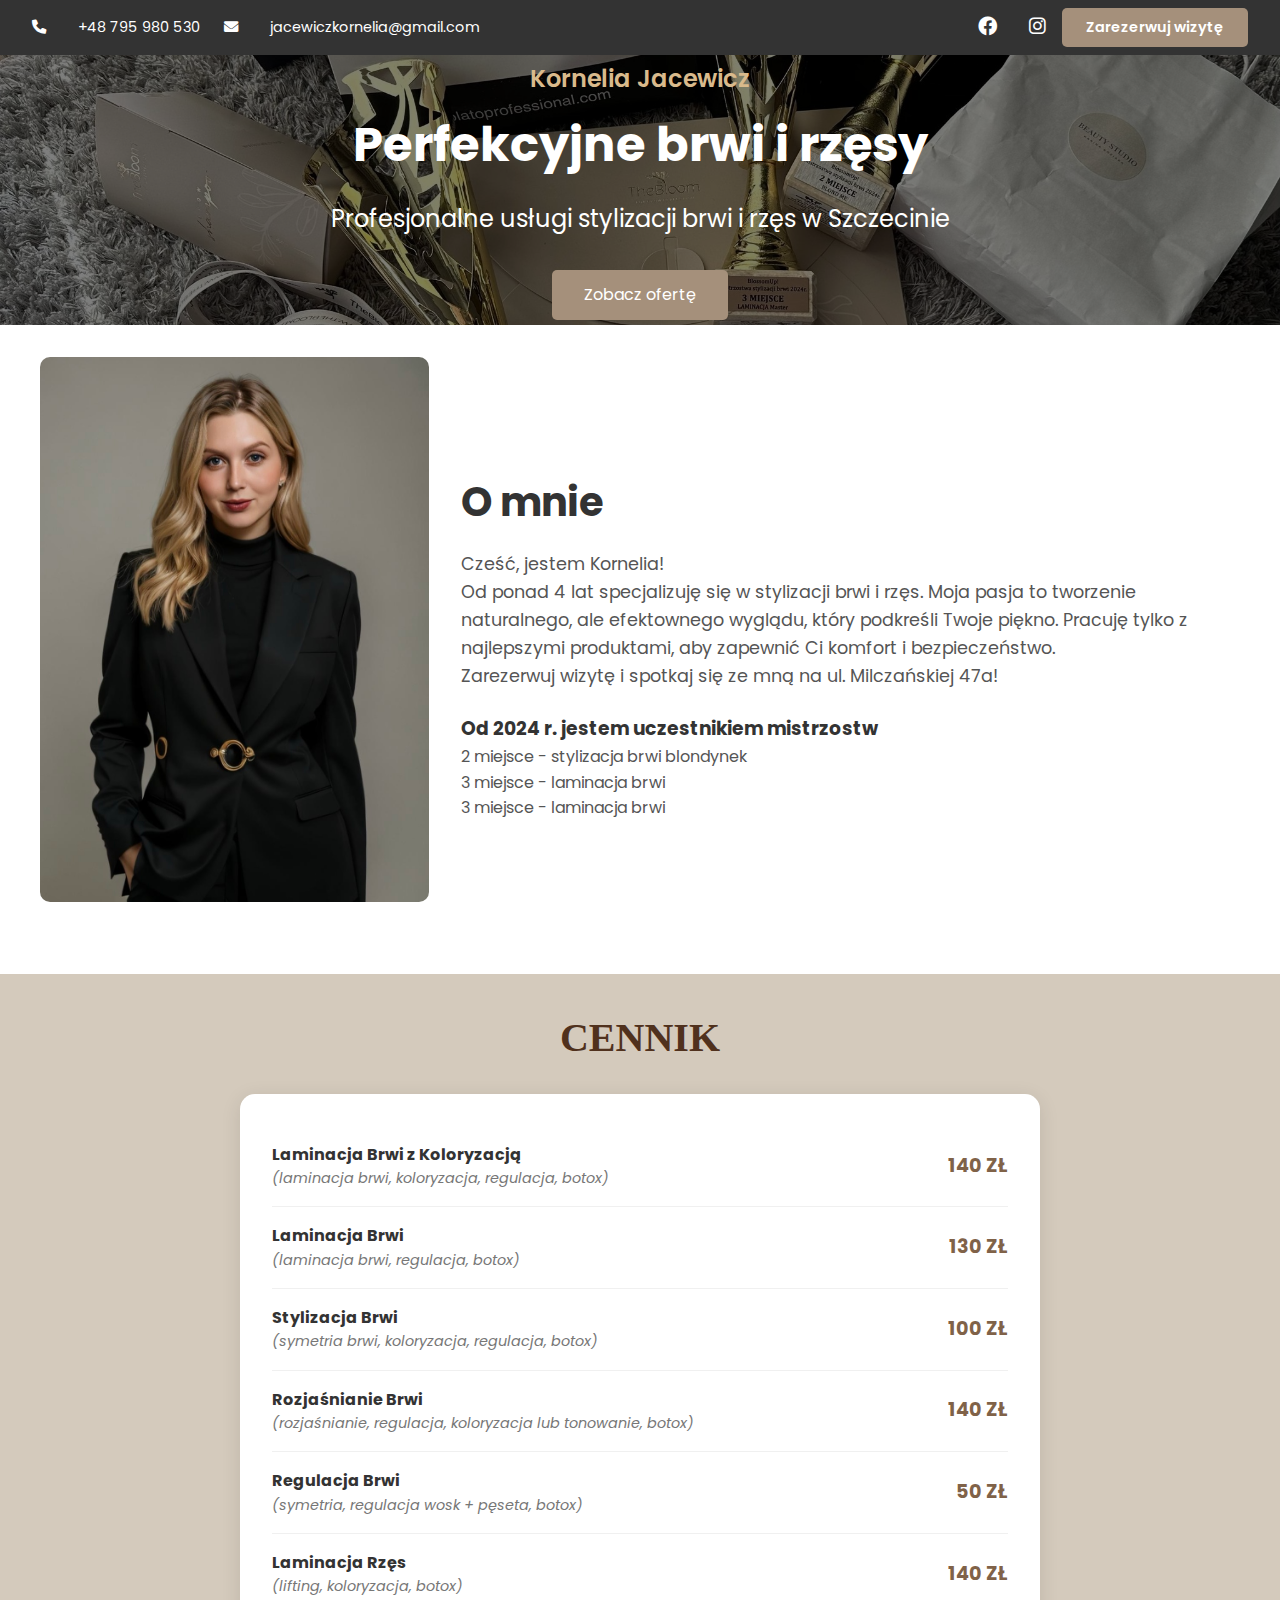
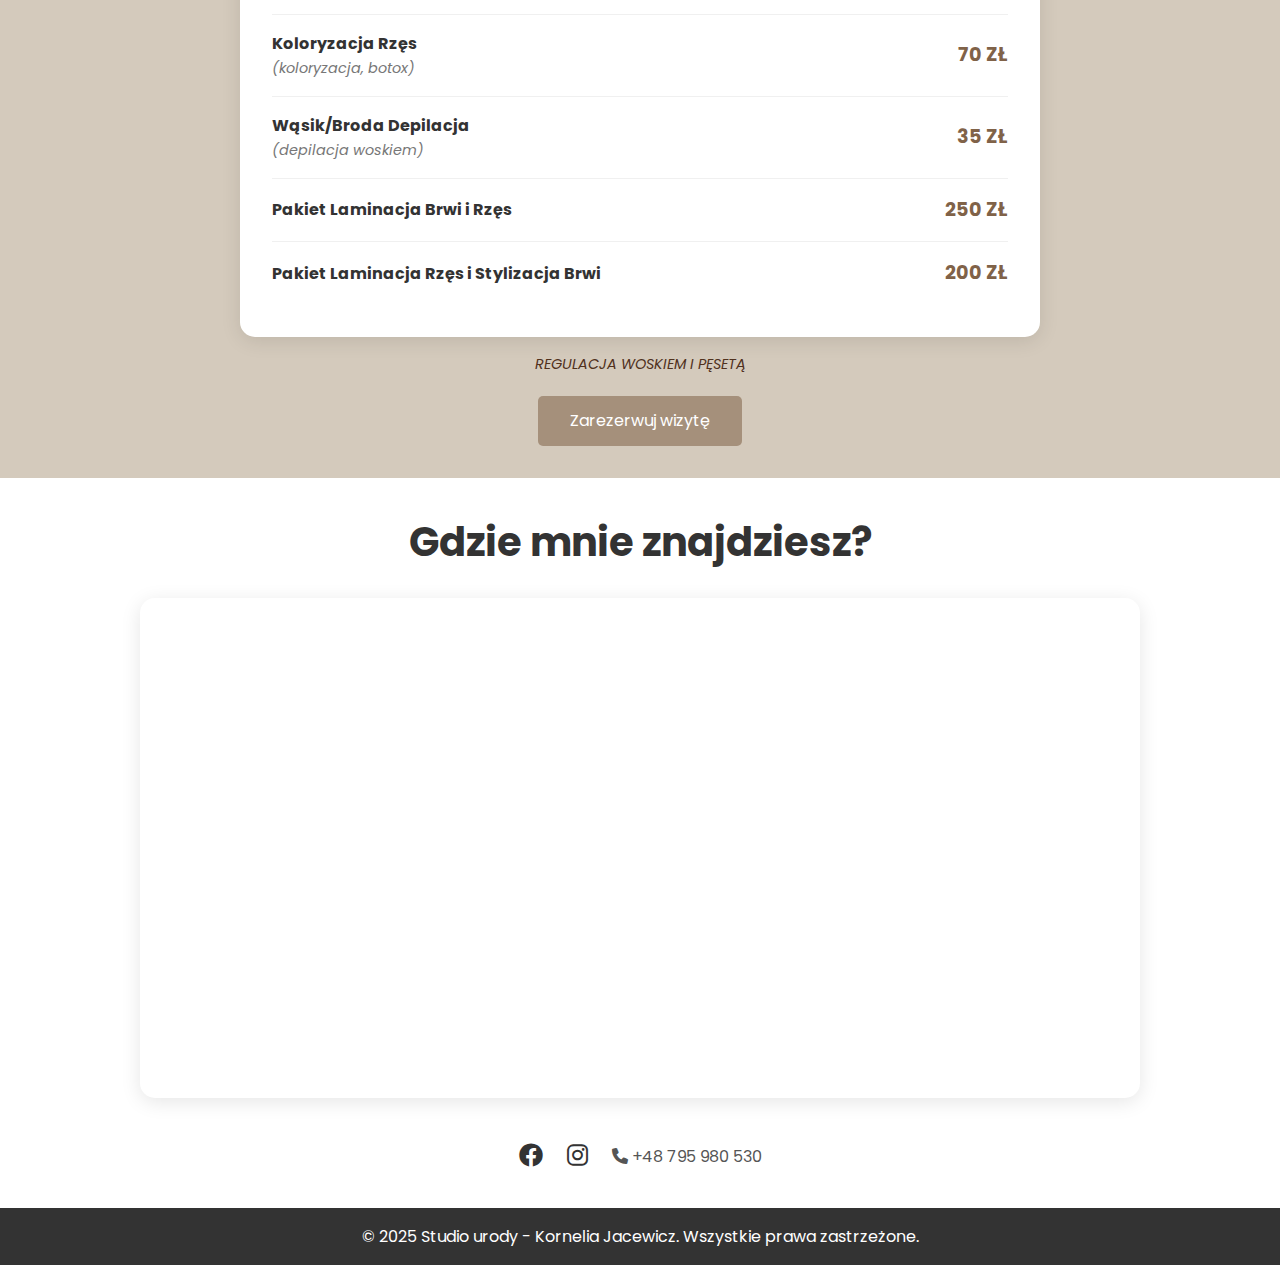
<file: index.html>
<!DOCTYPE html>
<html lang="pl">
<head>
  <meta charset="UTF-8">
  <meta name="viewport" content="width=device-width, initial-scale=1.0">
  <title>Brwi i Rzęsy - Kornelia</title>
  <link rel="stylesheet" href="style.css">
  <link href="https://fonts.googleapis.com/css2?family=Poppins:wght@400;500;600&display=swap" rel="stylesheet">
  <link rel="stylesheet" href="https://cdnjs.cloudflare.com/ajax/libs/font-awesome/6.0.0/css/all.min.css">
</head>
<body>

<!-- Pasek kontaktowy -->
<div class="top-bar">
  <div class="contact-info">
    <i class="fas fa-phone"></i> +48 795 980 530
    <i class="fas fa-envelope"></i> jacewiczkornelia@gmail.com
  </div>
  <div class="top-bar-right">
    <div class="social-links">
      <a href="https://www.facebook.com/share/1A3eCjTYdf/?mibextid=wwXIfr" target="_blank"><i class="fab fa-facebook"></i></a>
      <a href="https://www.instagram.com/korneliajacewicz.brows?igsh=MTVwbzF1bDNrajQ3MA%3D%3D&utm_source=qr" target="_blank"><i class="fab fa-instagram"></i></a>
    </div>
    <a href="https://booksy.com/pl-pl/279091_korneliajacewicz-brows_brwi-i-rzesy_18078_szczecin" target="_blank" class="btn-booksy-top">Zarezerwuj wizytę</a>
  </div>
</div>

  <!-- Nagłówek -->
<header class="hero">
  <div class="hero-overlay"></div>
  <div class="hero-content">
    <h2 class="owner-name">Kornelia Jacewicz</h2>
    <h1>Perfekcyjne brwi i rzęsy</h1>
    <p>Profesjonalne usługi stylizacji brwi i rzęs w Szczecinie </p>
    <div class="hero-buttons">
      <a href="#cennik" class="btn">Zobacz ofertę</a>
    </div>
  </div>
</header>

  <!-- Sekcja "O mnie" -->

<section class="about">
  <div class="about-container">
    <div class="about-image">
      <img src="photo.jpeg" alt="Kornelia">
    </div>
    <div class="about-text">
      <h2>O mnie</h2>
      <p>Cześć, jestem Kornelia! <br /> 
        Od ponad 4 lat specjalizuję się w stylizacji brwi i rzęs. Moja pasja to tworzenie naturalnego, ale efektownego wyglądu, który podkreśli Twoje piękno. 
        Pracuję tylko z najlepszymi produktami, aby zapewnić Ci komfort i bezpieczeństwo. <br /> 
        Zarezerwuj wizytę i spotkaj się ze mną na ul. Milczańskiej 47a! </p>
      <h3>Od 2024 r. jestem uczestnikiem mistrzostw</h3>
      <ul>
        <li>2 miejsce - stylizacja brwi blondynek <br /> 3 miejsce - laminacja brwi <br /> 3 miejsce - laminacja brwi</li>
      </ul>
    </div>
  </div>
</section>

<!-- Sekcja "Cennik" -->
<section class="pricing">
  <h2>CENNIK</h2>
  <div class="pricing-list">
    <div class="pricing-item">
        <div class="service">
            <strong>Laminacja Brwi z Koloryzacją</strong>  
            <p>(laminacja brwi, koloryzacja, regulacja, botox)</p>
        </div>
        <div class="price">140 ZŁ</div>
    </div>
    <div class="pricing-item">
        <div class="service">
            <strong>Laminacja Brwi</strong>  
            <p>(laminacja brwi, regulacja, botox)</p>
        </div>
        <div class="price">130 ZŁ</div>
    </div>
    <div class="pricing-item">
        <div class="service">
            <strong>Stylizacja Brwi</strong>  
            <p>(symetria brwi, koloryzacja, regulacja, botox)</p>
        </div>
        <div class="price">100 ZŁ</div>
    </div>
    <div class="pricing-item">
        <div class="service">
            <strong>Rozjaśnianie Brwi</strong>  
            <p>(rozjaśnianie, regulacja, koloryzacja lub tonowanie, botox)</p>
        </div>
        <div class="price">140 ZŁ</div>
    </div>
    <div class="pricing-item">
        <div class="service">
            <strong>Regulacja Brwi</strong>  
            <p>(symetria, regulacja wosk + pęseta, botox)</p>
        </div>
        <div class="price">50 ZŁ</div>
    </div>
    <div class="pricing-item">
        <div class="service">
            <strong>Laminacja Rzęs</strong>  
            <p>(lifting, koloryzacja, botox)</p>
        </div>
        <div class="price">140 ZŁ</div>
    </div>
    <div class="pricing-item">
        <div class="service">
            <strong>Koloryzacja Rzęs</strong>  
            <p>(koloryzacja, botox)</p>
        </div>
        <div class="price">70 ZŁ</div>
    </div>
    <div class="pricing-item">
        <div class="service">
            <strong>Wąsik/Broda Depilacja</strong>  
            <p>(depilacja woskiem)</p>
        </div>
        <div class="price">35 ZŁ</div>
    </div>
    <div class="pricing-item">
        <div class="service">
            <strong>Pakiet Laminacja Brwi i Rzęs</strong>  
        </div>
        <div class="price">250 ZŁ</div>
    </div>
    <div class="pricing-item">
        <div class="service">
            <strong>Pakiet Laminacja Rzęs i Stylizacja Brwi</strong>  
        </div>
        <div class="price">200 ZŁ</div>
    </div>
</div>
  <p class="additional-info">REGULACJA WOSKIEM I PĘSETĄ</p>
  <div class="pricing-button">
    <a href="https://booksy.com/pl-pl/279091_korneliajacewicz-brows_brwi-i-rzesy_18078_szczecin" target="_blank" class="btn btn-booksy">Zarezerwuj wizytę</a>
  </div>
</section>

<!-- Sekcja Kontakt -->
<section class="contact">
  <h2>Gdzie mnie znajdziesz?</h2>
  <div class="contact-content">
    <div class="map-container">
      <iframe src="https://www.google.com/maps/embed?pb=!1m18!1m12!1m3!1d2378.400686185104!2d14.525243177608694!3d53.40765987013299!2m3!1f0!2f0!3f0!3m2!1i1024!2i768!4f13.1!3m3!1m2!1s0x47aa08dd092bc81f%3A0x92c77d0c3aa9c8d5!2sMilcza%C5%84ska%2047a%2C%2070-117%20Szczecin!5e0!3m2!1spl!2spl!4v1738508887159!5m2!1spl!2spl" width="100%" height="500" style="border:0;" allowfullscreen="" loading="lazy"></iframe>
    </div>
    <div class="social-links">
      <a href="https://www.facebook.com/share/1A3eCjTYdf/?mibextid=wwXIfr" target="_blank"><i class="fab fa-facebook"></i></a>
      <a href="https://www.instagram.com/korneliajacewicz.brows?igsh=MTVwbzF1bDNrajQ3MA%3D%3D&utm_source=qr" target="_blank"><i class="fab fa-instagram"></i></a>
      <p><i class="fas fa-phone"></i> +48 795 980 530</p>
    </div>
  </div>
</section>

  <!-- Stopka -->
  <footer>
    <p>© 2025 Studio urody - Kornelia Jacewicz. Wszystkie prawa zastrzeżone.</p>
  </footer>

  <script src="script.js"></script>
</body>
</html>
</file>
<file: style.css>
/* Reset */
* {
  margin: 0;
  padding: 0;
  box-sizing: border-box;
}

body {
  font-family: 'Poppins', sans-serif;
  line-height: 1.6;
  color: #333;
  background-color: #F5F5DC;
}

/* Pasek kontaktowy u góry */
.top-bar {
  background: #333; /* Ciemne tło */
  color: #fff;
  padding: 0.5rem 2rem;
  display: flex;
  justify-content: space-between;
  align-items: center;
  font-size: 0.9rem;
}

.top-bar .contact-info {
  display: flex;
  gap: 1.5rem;
  align-items: center;
}

.top-bar .contact-info i {
  margin-right: 0.5rem;
}

/* Sekcja po prawej: ikony i przycisk */
.top-bar-right {
  display: flex;
  align-items: center;
  gap: 1rem;
}

/* Ikony social media */
.top-bar .social-links a {
  color: #fff;
  font-size: 1.2rem;
  margin-left: 0.5rem;
  transition: color 0.3s ease;
}

.top-bar .social-links a:hover {
  color: #806248;
}

/* Przyciski */
.btn-booksy-top {
  background: #a5907b;;
  color: #fff;
  text-decoration: none;
  border-radius: 5px;
  padding: 0.5rem 1.5rem;
  font-size: 0.9rem;
  font-weight: 600;
  transition: background 0.3s ease;
}

.btn-booksy-top:hover {
  background: #806248;
}

/* Responsywność dla telefonów */
@media (max-width: 768px) {
  .top-bar {
    display: none;
  }
}

/* Styl przycisków w nagłówku */
.hero-buttons {
  display: flex;
  gap: 1rem;
  justify-content: center;
  flex-wrap: wrap;
}

/* Nagłówek */
.hero {
  position: relative;
  height: 30vh; /* Domyślnie */
  background: url('tło.jpg') no-repeat center center/cover;
  display: flex;
  align-items: center;
  justify-content: center;
  text-align: center;
  color: #fff;
  padding: 1rem;
}

.hero-overlay {
  position: absolute;
  top: 0;
  left: 0;
  width: 100%;
  height: 100%;
  background: rgba(0, 0, 0, 0.5);
}

.hero-content {
  z-index: 1;
  animation: fadeIn 2s ease-in-out;
  max-width: 90%;
}

.hero h1 {
  font-size: 2.5rem;
  margin-bottom: 1rem;
}

.hero p {
  font-size: 1.25rem;
  margin-bottom: 2rem;
}

.btn {
  padding: 0.75rem 2rem;
  background: #a5907b;
  color: #fff;
  text-decoration: none;
  border-radius: 5px;
  transition: background 0.3s ease;
}

.btn:hover {
  background: #806248;
}

/* Imię i nazwisko w nagłówku */
.owner-name {
  font-size: 1.5rem;
  font-weight: 600;
  color: #D9BA8C; /* Podkreślenie eleganckim kolorem */
  margin-bottom: 0.5rem;
}

/* Responsywność dla telefonów */
@media (max-width: 768px) {
  .btn {
    display: none;
  }
  .hero {
    height: max-content;
  }
}

/* Sekcja "O mnie" */
.about {
  padding: 2rem 1rem;
  background: #fff;
}

.about-container {
  display: flex;
  flex-direction: column;
  align-items: center;
  max-width: 1200px;
  margin: 0 auto;
}

.about-image img {
  width: 100%;
  max-width: 400px;
  border-radius: 10px;
  margin-bottom: 2rem;
}

.about-text {
  width: 100%;
  text-align: center;
}

.about-text h2 {
  font-size: 2rem;
  margin-bottom: 1rem;
  color: #333;
}

.about-text p {
  font-size: 1rem;
  margin-bottom: 1.5rem;
  color: #555;
}

.about-text ul {
  list-style: none;
  padding: 0;
}

.about-text ul li {
  margin-bottom: 0.5rem;
  color: #555;
}

/* Zmniejszenie zdjęcia dla wersji mobilnej */
@media (max-width: 768px) {
  .about-image img {
    max-width: 220px; /* Dostosuj rozmiar */
    height: auto; /* Zachowanie proporcji */
  }
}

/* Sekcja Cennik */
.pricing {
  padding: 2rem 1rem;
  text-align: center;
  background: #d4cabc; /* Jasne tło */
}

.pricing h2 {
  font-size: 2.5rem;
  margin-bottom: 1.5rem;
  color: #50311d; /* Brązowy kolor */
  font-family: 'Playfair Display', serif;
}

.pricing-list {
  max-width: 800px;
  margin: 0 auto;
  padding: 2rem;
  background: #fff;
  border-radius: 15px;
  box-shadow: 0 4px 20px rgba(0, 0, 0, 0.1);
}

.pricing-item {
  display: flex;
  justify-content: space-between;
  align-items: center;
  padding: 1rem 0;
  border-bottom: 1px solid #f0f0f0;
}

.pricing-item:last-child {
  border-bottom: none;
}

.service {
  text-align: left;
  font-size: 1rem;
  color: #333;
}

.service p {
  font-size: 0.9rem;
  color: #777;
  font-style: italic;
}

.price {
  font-size: 1.2rem;
  font-weight: bold;
  text-align: right;
  color: #806248;
}

.additional-info {
  margin-top: 1rem;
  font-size: 0.9rem;
  font-style: italic;
  color: #50311d;
}

.pricing-button {
  text-align: center;
  margin-top: 20px;
}

.pricing-button .btn-booksy {
  display: inline-block;
  background: #a5907b; /* Dopasowany kolor */
  color: #fff;
  text-decoration: none;
  padding: 0.75rem 2rem;
  font-size: 1rem;
  border-radius: 5px;
  transition: background 0.3s ease;
}

.pricing-button .btn-booksy:hover {
  background: #806248;
}

@media (max-width: 768px) {
  .pricing-item {
    flex-direction: row; /* Ustawienie elementów w jednej linii */
    justify-content: space-between;
    align-items: center;
    width: 100%;
  }
  
  .service strong{
    font-size: 1rem;
    flex: 1; /* Pozwala na dopasowanie szerokości */
    text-align: left;
  }

  .service p{
    font-size: 0.8rem;
    flex: 1; /* Pozwala na dopasowanie szerokości */
    text-align: left;
  }
  
  .price {
    font-size: 1rem;
    font-weight: bold;
    color: #806248;
    flex-shrink: 0; /* Zapobiega ściskaniu ceny */
  }
}



/* Sekcja Kontakt */
.contact {
  padding: 2rem 1rem;
  text-align: center;
  background: #fff;
}

.contact h2 {
  font-size: 2rem;
  margin-bottom: 1.5rem;
  color: #333;
}

.contact-content {
  max-width: 1200px;
  margin: 0 auto;
  display: flex;
  flex-direction: column;
  align-items: center;
  gap: 2rem;
}

.map-container {
  width: 100%;
  max-width: 1000px;
  margin: 0 auto;
}

.map-container iframe {
  width: 100%;
  height: 300px;
  border: 0;
  border-radius: 15px;
  box-shadow: 0 4px 20px rgba(0, 0, 0, 0.1);
}

.social-links {
  display: flex;
  flex-direction: row;
  gap: 1.5rem;
  align-items: center;
}

.social-links a {
  color: #333;
  font-size: 1.5rem;
  transition: color 0.3s ease;
}

.social-links a:hover {
  color: #806248;
}

.social-links p {
  font-size: 1rem;
  color: #555;
}

/* Stopka */
footer {
  text-align: center;
  padding: 1rem;
  background: #333;
  color: #fff;
}

/* Animacje */
@keyframes fadeIn {
  from { opacity: 0; }
  to { opacity: 1; }
}

@keyframes slideInLeft {
  from { transform: translateX(-100%); }
  to { transform: translateX(0); }
}

@keyframes slideInRight {
  from { transform: translateX(100%); }
  to { transform: translateX(0); }
}

/* Responsywność dla małych ekranów */
@media (min-width: 768px) {
  .about-container {
    flex-direction: row;
    text-align: left;
  }

  .about-image {
    flex: 1;
    margin-right: 2rem;
    margin-bottom: 0;
  }

  .about-text {
    flex: 2;
    text-align: left;
  }

  .hero h1 {
    font-size: 3rem;
  }

  .hero p {
    font-size: 1.5rem;
  }

  .about-text h2 {
    font-size: 2.5rem;
  }

  .about-text p {
    font-size: 1.1rem;
  }

  .pricing h2 {
    font-size: 2.5rem;
  }

  .contact h2 {
    font-size: 2.5rem;
  }

  .map-container iframe {
    height: 500px;
  }
}
</file>
